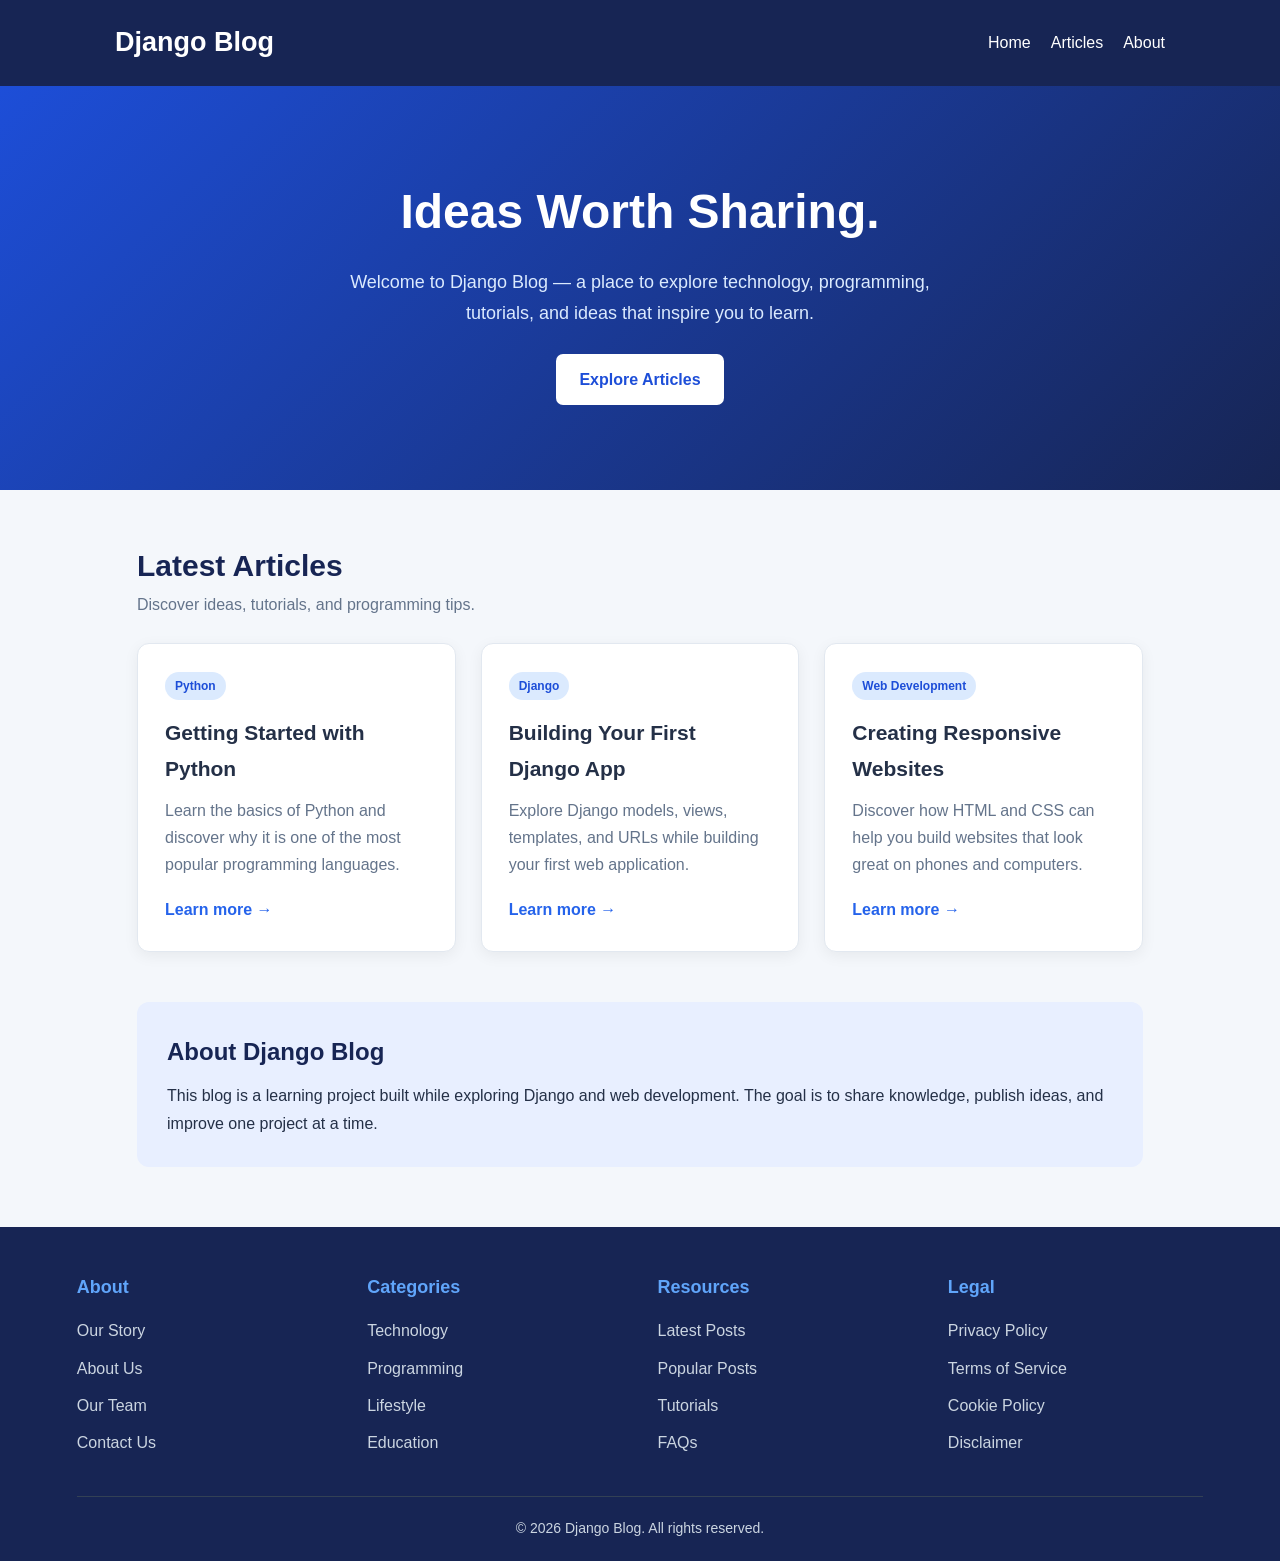
<file: index.html>
<!DOCTYPE html>
<html lang="en">
<head>
    <meta charset="UTF-8">
    <meta name="viewport" content="width=device-width, initial-scale=1.0">
    <meta name="description" content="Read articles, share ideas, and explore the Django Blog.">
    <title>Django Blog | Home</title>

    <style>
        * {
            box-sizing: border-box;
            margin: 0;
            padding: 0;
        }

        body {
            font-family: Arial, Helvetica, sans-serif;
            background: #f4f7fb;
            color: #243047;
            line-height: 1.7;
        }

        /* Header and navigation */
        header {
            background: #172554;
            color: white;
            padding: 20px;
        }

        nav {
            max-width: 1050px;
            margin: auto;
            display: flex;
            justify-content: space-between;
            align-items: center;
            flex-wrap: wrap;
            gap: 16px;
        }

        nav h1 a {
            color: white;
            text-decoration: none;
            font-size: 27px;
        }

        nav .links {
            display: flex;
            gap: 20px;
            flex-wrap: wrap;
        }

        nav .links a {
            color: white;
            text-decoration: none;
        }

        nav .links a:hover {
            color: #93c5fd;
        }

        /* Hero section */
        .hero {
            background: linear-gradient(135deg, #1d4ed8, #172554);
            color: white;
            text-align: center;
            padding: 85px 20px;
        }

        .hero h2 {
            font-size: clamp(32px, 5vw, 48px);
            margin-bottom: 15px;
        }

        .hero p {
            max-width: 650px;
            margin: 0 auto 25px;
            color: #dbeafe;
            font-size: 18px;
        }

        .button {
            display: inline-block;
            background: white;
            color: #1d4ed8;
            padding: 12px 23px;
            border-radius: 7px;
            text-decoration: none;
            font-weight: bold;
        }

        .button:hover {
            background: #dbeafe;
        }

        /* Main content */
        main {
            max-width: 1050px;
            margin: 50px auto;
            padding: 0 22px;
        }

        .section-heading {
            margin-bottom: 25px;
        }

        .section-heading h2 {
            font-size: 30px;
            color: #172554;
        }

        .section-heading p {
            color: #64748b;
        }

        /* Article cards */
        .posts {
            display: grid;
            grid-template-columns: repeat(auto-fit, minmax(250px, 1fr));
            gap: 25px;
        }

        .post-card {
            background: white;
            padding: 27px;
            border-radius: 12px;
            box-shadow: 0 4px 15px rgba(0, 0, 0, 0.06);
            border: 1px solid #e2e8f0;
        }

        .category {
            display: inline-block;
            color: #1d4ed8;
            background: #dbeafe;
            padding: 4px 10px;
            border-radius: 20px;
            font-size: 12px;
            font-weight: bold;
            margin-bottom: 15px;
        }

        .post-card h3 {
            font-size: 21px;
            margin-bottom: 10px;
        }

        .post-card p {
            color: #64748b;
            margin-bottom: 18px;
        }

        .read-more {
            color: #2563eb;
            text-decoration: none;
            font-weight: bold;
        }

        .read-more:hover {
            text-decoration: underline;
        }

        /* About section */
        .about {
            margin-top: 50px;
            padding: 30px;
            background: #e8efff;
            border-radius: 12px;
        }

        .about h2 {
            color: #172554;
            margin-bottom: 10px;
        }

        /* Footer */
        .blog-footer {
            background: #172554;
            color: #cbd5e1;
            padding: 45px 6% 0;
            margin-top: 60px;
        }

        .footer-container {
            max-width: 1200px;
            margin: 0 auto;
            display: grid;
            grid-template-columns: repeat(4, minmax(0, 1fr));
            gap: 35px;
        }

        .footer-menu h3 {
            color: #60a5fa;
            font-size: 18px;
            margin-bottom: 15px;
        }

        .footer-menu ul {
            list-style: none;
            padding: 0;
            margin: 0;
        }

        .footer-menu li {
            margin-bottom: 10px;
        }

        .blog-footer .footer-menu a {
            color: #cbd5e1;
            text-decoration: none;
            transition: color 0.2s;
        }

        .blog-footer .footer-menu a:hover {
            color: #1e90ff;
            text-decoration: underline;
        }

        .footer-bottom {
            max-width: 1200px;
            margin: 30px auto 0;
            padding: 20px 0;
            border-top: 1px solid #334155;
            text-align: center;
            font-size: 14px;
        }

        /* Tablet */
        @media (max-width: 768px) {
            .footer-container {
                grid-template-columns: repeat(2, minmax(0, 1fr));
                gap: 30px 25px;
            }
        }

        /* Mobile */
        @media (max-width: 500px) {
            nav {
                flex-direction: column;
                align-items: flex-start;
            }

            .hero {
                padding: 60px 20px;
            }

            .footer-container {
                grid-template-columns: repeat(2, minmax(0, 1fr));
                gap: 25px 15px;
            }

            .blog-footer {
                padding: 35px 20px 0;
            }

            .footer-menu h3 {
                font-size: 16px;
            }

            .blog-footer .footer-menu a {
                font-size: 14px;
            }
        }
    </style>
</head>

<body>

    <!-- Header -->
    <header>
        <nav>
            <h1><a href="./">Django Blog</a></h1>

            <div class="links">
                <a href="./">Home</a>
                <a href="#articles">Articles</a>
                <a href="#about">About</a>
            </div>
        </nav>
    </header>

    <!-- Hero section -->
    <section class="hero">
        <h2>Ideas Worth Sharing.</h2>
        <p>
            Welcome to Django Blog — a place to explore technology,
            programming, tutorials, and ideas that inspire you to learn.
        </p>
        <a href="#articles" class="button">Explore Articles</a>
    </section>

    <!-- Main content -->
    <main>
        <section id="articles">
            <div class="section-heading">
                <h2>Latest Articles</h2>
                <p>Discover ideas, tutorials, and programming tips.</p>
            </div>

            <div class="posts">
                <article class="post-card">
                    <span class="category">Python</span>
                    <h3>Getting Started with Python</h3>
                    <p>
                        Learn the basics of Python and discover why it is
                        one of the most popular programming languages.
                    </p>
                    <a class="read-more" href="#about">Learn more →</a>
                </article>

                <article class="post-card">
                    <span class="category">Django</span>
                    <h3>Building Your First Django App</h3>
                    <p>
                        Explore Django models, views, templates, and URLs
                        while building your first web application.
                    </p>
                    <a class="read-more" href="#about">Learn more →</a>
                </article>

                <article class="post-card">
                    <span class="category">Web Development</span>
                    <h3>Creating Responsive Websites</h3>
                    <p>
                        Discover how HTML and CSS can help you build
                        websites that look great on phones and computers.
                    </p>
                    <a class="read-more" href="#about">Learn more →</a>
                </article>
            </div>
        </section>

        <!-- About section -->
        <section class="about" id="about">
            <h2>About Django Blog</h2>
            <p>
                This blog is a learning project built while exploring
                Django and web development. The goal is to share knowledge,
                publish ideas, and improve one project at a time.
            </p>
        </section>
    </main>

    <!-- Footer -->
    <footer class="blog-footer">
        <div class="footer-container">

            <div class="footer-menu">
                <h3>About</h3>
                <ul>
                    <li><a href="#">Our Story</a></li>
                    <li><a href="#about">About Us</a></li>
                    <li><a href="#">Our Team</a></li>
                    <li><a href="#">Contact Us</a></li>
                </ul>
            </div>

            <div class="footer-menu">
                <h3>Categories</h3>
                <ul>
                    <li><a href="#">Technology</a></li>
                    <li><a href="#">Programming</a></li>
                    <li><a href="#">Lifestyle</a></li>
                    <li><a href="#">Education</a></li>
                </ul>
            </div>

            <div class="footer-menu">
                <h3>Resources</h3>
                <ul>
                    <li><a href="#">Latest Posts</a></li>
                    <li><a href="#">Popular Posts</a></li>
                    <li><a href="#">Tutorials</a></li>
                    <li><a href="#">FAQs</a></li>
                </ul>
            </div>

            <div class="footer-menu">
                <h3>Legal</h3>
                <ul>
                    <li><a href="#">Privacy Policy</a></li>
                    <li><a href="#">Terms of Service</a></li>
                    <li><a href="#">Cookie Policy</a></li>
                    <li><a href="#">Disclaimer</a></li>
                </ul>
            </div>

        </div>

        <div class="footer-bottom">
            <p>&copy; 2026 Django Blog. All rights reserved.</p>
        </div>
    </footer>

</body>
</html>
</file>
